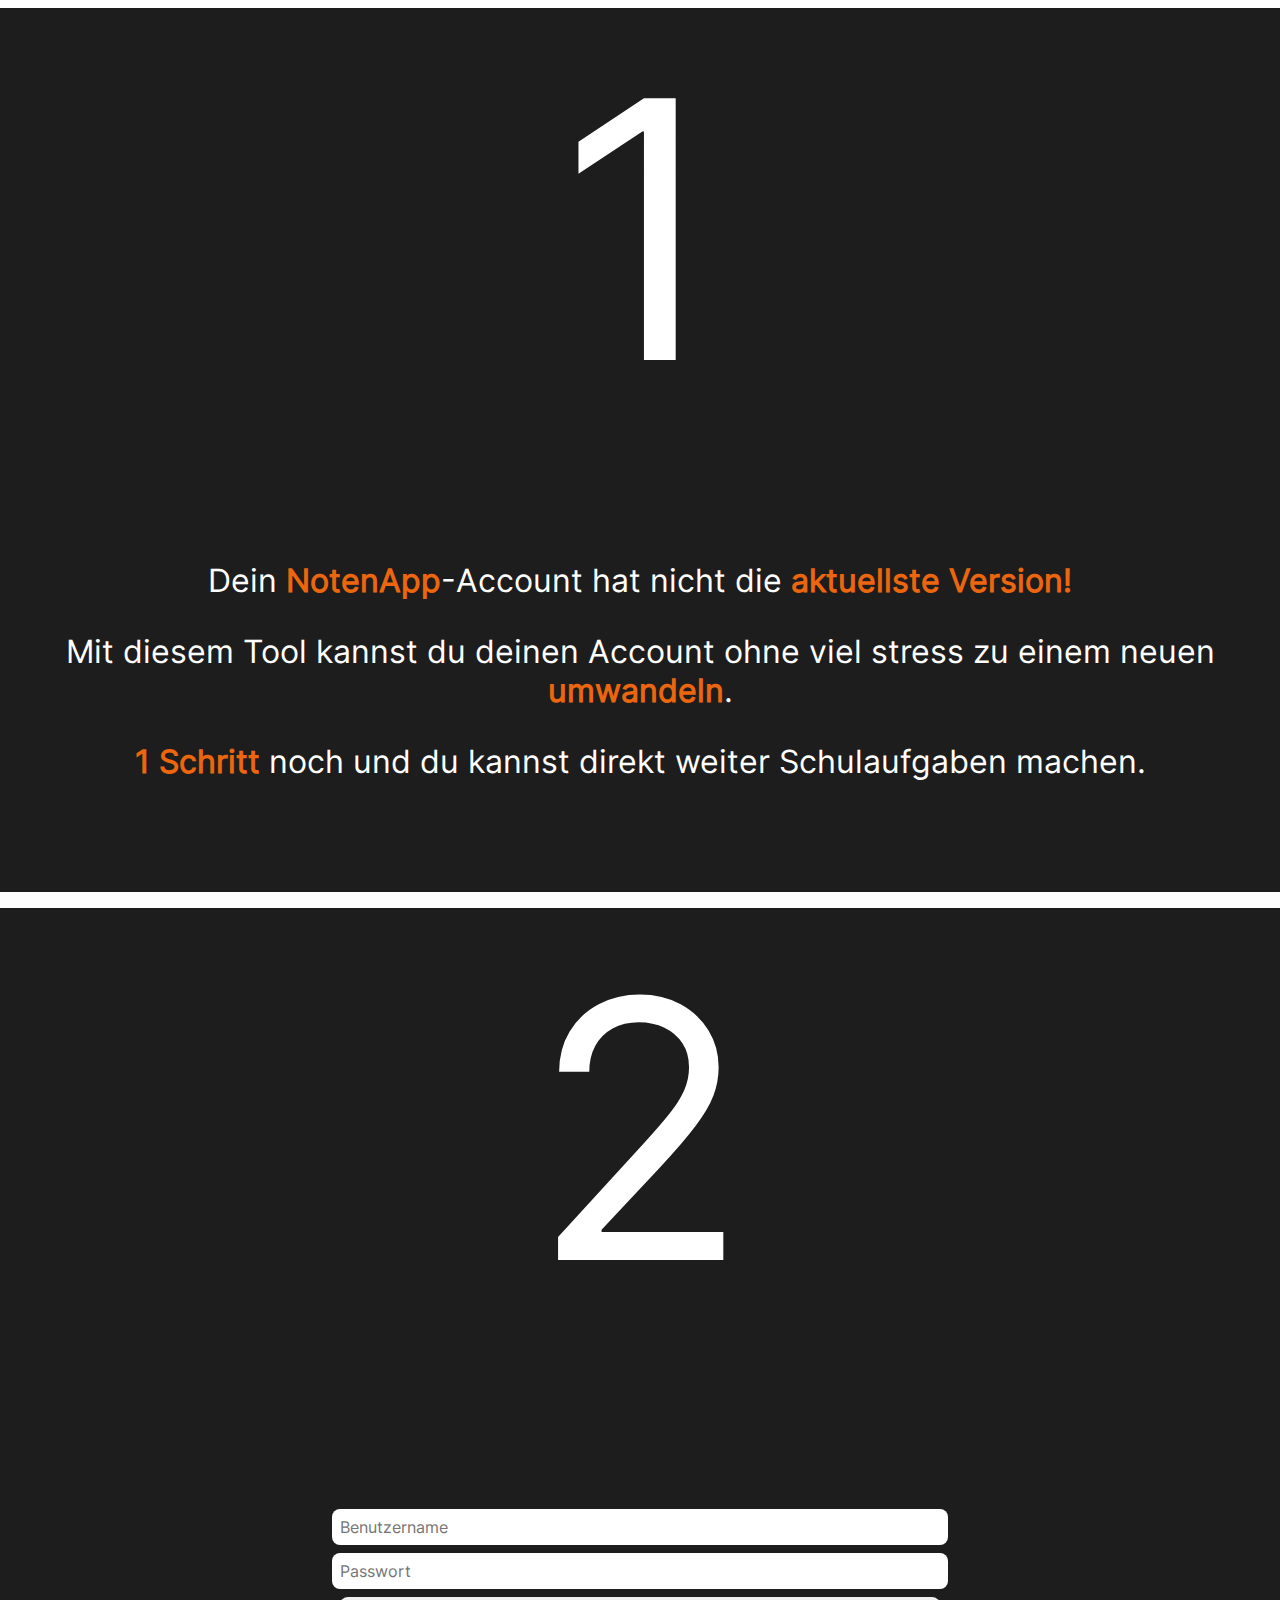
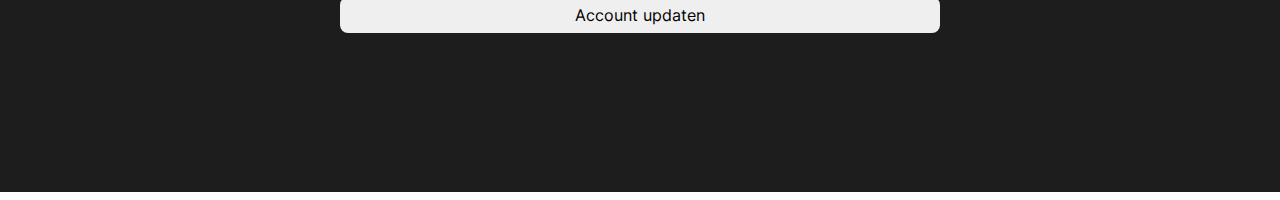
<file: version_updater/index.html>
<!DOCTYPE html>
<html lang="en">

<head>
    <meta charset="UTF-8">
    <meta http-equiv="X-UA-Compatible" content="IE=edge">
    <meta name="viewport" content="width=device-width, initial-scale=1.0">
    <title>Document</title>
    <link rel="stylesheet" href="/res/css/fonts.css">
    <link rel="stylesheet" href="/res/fontawesome/css/regular.css">
    <link rel="stylesheet" href="./style.css">
</head>

<body>
    <main>
        <section id="s1">
            <div class="section_top">1</div>
            <div class="section_bottom" id="first_note">
                <div>
                    <p>Dein <strong>NotenApp</strong>-Account hat nicht die <strong>aktuellste Version!</strong></p>
                    <p>Mit diesem Tool kannst du deinen Account ohne viel stress zu einem neuen <strong>umwandeln</strong>.</p>
                    <p><strong>1 Schritt</strong> noch und du kannst direkt weiter Schulaufgaben machen.</p>
                </div>
            </div>
        </section>
        <section id="s2">
            <div class="section_top">2</div>
            <div class="section_bottom">
                <form action="./update.php" method="POST">
                    <input type="text" name="username" id="username" placeholder="Benutzername">
                    <input type="password" name="password" id="password" placeholder="Passwort">
                    <input type="submit" value="Account updaten">
                </form>
            </div>
        </section>
    </main>
</body>

</html>
</file>
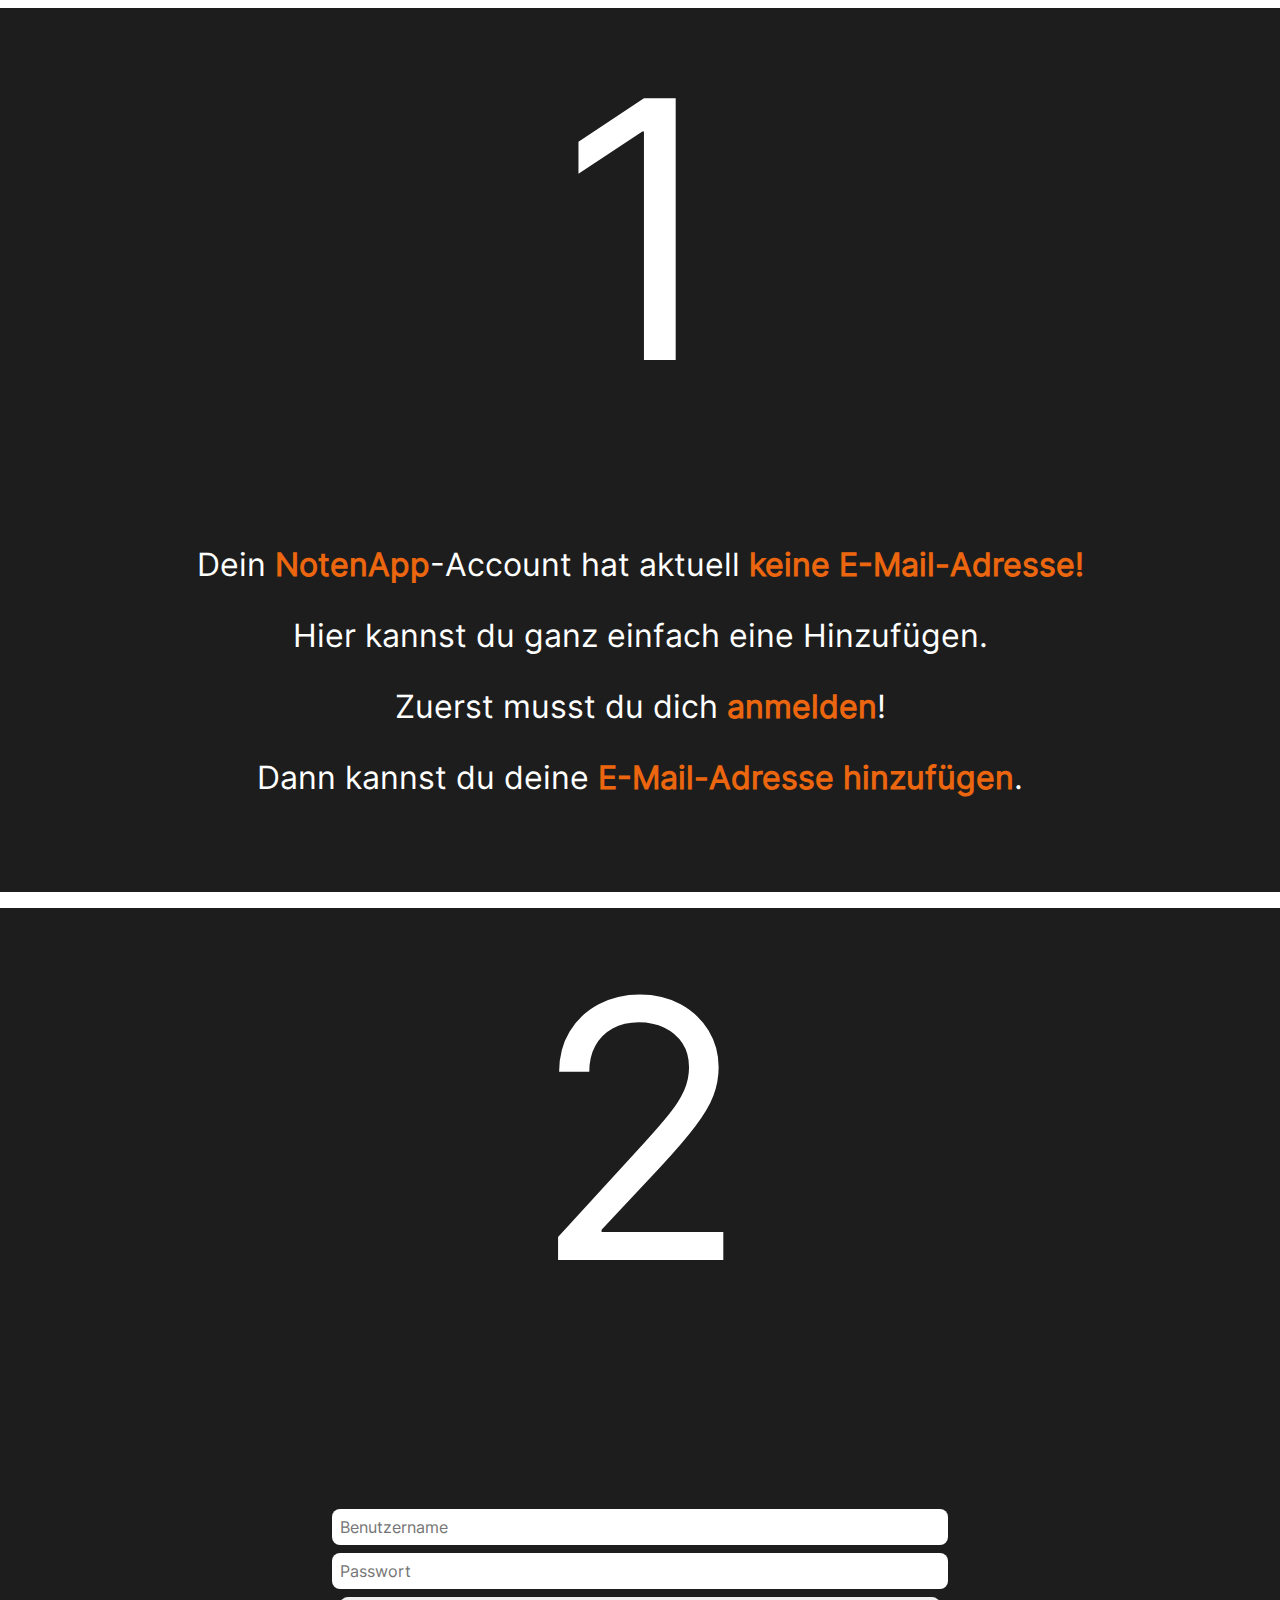
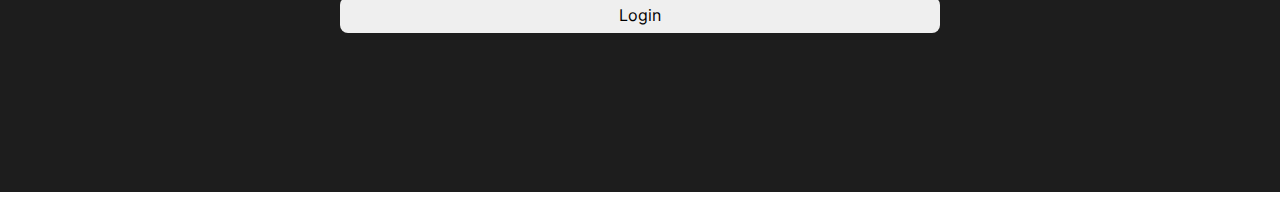
<file: email/add/index.html>
<!DOCTYPE html>
<html lang="en">

<head>
    <meta charset="UTF-8">
    <meta http-equiv="X-UA-Compatible" content="IE=edge">
    <meta name="viewport" content="width=device-width, initial-scale=1.0">
    <title>Add E-Mail-Adress | Noten-App </title>
    <link rel="stylesheet" href="/res/css/fonts.css">
    <link rel="stylesheet" href="/res/fontawesome/css/regular.css">
    <link rel="stylesheet" href="./style.css">
    <link rel="apple-touch-icon" sizes="180x180" href="/res/img/apple-touch-icon.png">
    <link rel="icon" type="image/png" sizes="32x32" href="/res/img/favicon-32x32.png">
    <link rel="icon" type="image/png" sizes="16x16" href="/res/img/favicon-16x16.png">
    <link rel="mask-icon" href="/res/img/safari-pinned-tab.svg" color="#eb660e">
    <link rel="shortcut icon" href="/res/img/favicon.ico">
    <meta name="apple-mobile-web-app-title" content="Noten-App">
    <meta name="application-name" content="Noten-App">
    <meta name="msapplication-TileColor" content="#282c36">
    <meta name="msapplication-TileImage" content="/res/img/mstile-144x144.png">
    <meta name="theme-color" content="#ffffff">
</head>

<body>
    <main>
        <section id="s1">
            <div class="section_top">1</div>
            <div class="section_bottom" id="first_note">
                <div>
                    <p>Dein <strong>NotenApp</strong>-Account hat aktuell <strong>keine E-Mail-Adresse!</strong></p>
                    <p>Hier kannst du ganz einfach eine Hinzufügen.</p>
                    <p>Zuerst musst du dich <strong>anmelden</strong>!</p>
                    <p>Dann kannst du deine <strong>E-Mail-Adresse hinzufügen</strong>.</p>
                </div>
            </div>
        </section>
        <section id="s2">
            <div class="section_top">2</div>
            <div class="section_bottom">
                <div class="form" id="userForm">
                    <input type="text" name="username" id="username" placeholder="Benutzername" required>
                    <input type="password" name="password" id="password" placeholder="Passwort" required>
                    <input type="submit" value="Login" onclick="login();">
                </div>
                <div class="form" id="eMailForm">
                    <input type="email" name="email" id="email" placeholder="E-Mail">
                    <input type="submit" value="Add E-Mail-Adress" onclick="addEmail();">
                </div>
                <div id="alreadySet">
                    <p>The E-Mail is <strong>already set.</strong></p>
                    <p>Please <a href="../edit/"><strong>click here</strong> to <strong>edit</strong> your E-Mail</a>.</p>
                </div>
                <div id="wrongPass">
                    <p>The Password is <strong>wrong</strong> or the <strong>Account doesn't exist</strong>.</p>
                    <p>If you <strong>forgot your Password</strong> and have no E-Mail in your Account, please <strong>open a Support Ticket</strong>!</p>
                </div>
            </div>
        </section>
    </main>
    <script src="/res/js/jquery/jquery-3.6.1.min.js"></script>
    <script src="/res/js/scroll-steps.js"></script>
    <script src="./script.js"></script>
</body>

</html>
</file>
<file: res/css/fonts.css>
/* inter (regular - latin) */

@font-face {
    font-family: 'Inter';
    font-style: normal;
    font-weight: 400;
    src: url('/res/fonts/inter-v12-latin-regular.eot');
    src: local(''), url('/res/fonts/inter-v12-latin-regular.eot?#iefix') format('embedded-opentype'), /* IE6-IE8 */
    url('/res/fonts/inter-v12-latin-regular.woff2') format('woff2'), /* Super Modern Browsers */
    url('/res/fonts/inter-v12-latin-regular.woff') format('woff'), /* Modern Browsers */
    url('/res/fonts/inter-v12-latin-regular.ttf') format('truetype'), /* Safari, Android, iOS */
    url('/res/fonts/inter-v12-latin-regular.svg#Inter') format('svg');
}


/* dosis (800 - latin) */

@font-face {
    font-family: 'Dosis';
    font-style: normal;
    font-weight: 800;
    src: url('/res/fonts/dosis-v27-latin-800.eot');
    src: local(''), url('/res/fonts/dosis-v27-latin-800.eot?#iefix') format('embedded-opentype'), /* IE6-IE8 */
    url('/res/fonts/dosis-v27-latin-800.woff2') format('woff2'), /* Super Modern Browsers */
    url('/res/fonts/dosis-v27-latin-800.woff') format('woff'), /* Modern Browsers */
    url('/res/fonts/dosis-v27-latin-800.ttf') format('truetype'), /* Safari, Android, iOS */
    url('/res/fonts/dosis-v27-latin-800.svg#Dosis') format('svg');
}


/* ubuntu (500 - latin) */

@font-face {
    font-family: 'Ubuntu';
    font-style: normal;
    font-weight: 500;
    src: url('/res/fonts/ubuntu-v20-latin-500.eot');
    src: local(''), url('/res/fonts/ubuntu-v20-latin-500.eot?#iefix') format('embedded-opentype'), /* IE6-IE8 */
    url('/res/fonts/ubuntu-v20-latin-500.woff2') format('woff2'), /* Super Modern Browsers */
    url('/res/fonts/ubuntu-v20-latin-500.woff') format('woff'), /* Modern Browsers */
    url('/res/fonts/ubuntu-v20-latin-500.ttf') format('truetype'), /* Safari, Android, iOS */
    url('/res/fonts/ubuntu-v20-latin-500.svg#Ubuntu') format('svg');
}
</file>
<file: version_updater/style.css>
body,
html {
    margin: 0;
    outline: 0;
}

* {
    font-family: Inter, sans-serif;
}

main {
    background-color: #1D1D1D;
    color: #fff;
}

section {
    height: calc(100vh - 1rem);
    display: grid;
    grid-template-columns: 1fr;
    grid-template-rows: 1fr 1fr;
    gap: 0px 0px;
    grid-auto-flow: row;
    grid-template-areas: "section_top" "section_bottom";
    border-top: 0.5rem #fff solid;
    border-bottom: 0.5rem #fff solid;
}

.section_top {
    grid-area: section_top;
    font-size: 40vh;
    display: grid;
    place-items: center;
}

.section_bottom {
    grid-area: section_bottom;
    display: grid;
    place-items: center;
}

#first_note {
    text-align: center;
    font-size: 2rem;
}

strong {
    color: #eb660e;
}

form {
    min-width: min(80vw, 600px);
    max-width: 600px;
    display: grid;
    place-items: center;
}

input {
    display: block;
    width: 100%;
    border: 0;
    font-size: 1rem;
    padding: 0.5rem;
    margin: 0.25rem;
    border-radius: 0.5rem;
    transition: 0.25s;
}

input[type="submit"] {
    cursor: pointer;
}

input[type="submit"]:hover {
    background-color: #eb660e;
}
</file>
<file: email/add/style.css>
body,
html {
    margin: 0;
    outline: 0;
}

* {
    font-family: Inter, sans-serif;
}

main {
    background-color: #1D1D1D;
    color: #fff;
}

section {
    height: calc(100vh - 1rem);
    display: grid;
    grid-template-columns: 1fr;
    grid-template-rows: 1fr 1fr;
    gap: 0px 0px;
    grid-auto-flow: row;
    grid-template-areas: "section_top" "section_bottom";
    border-top: 0.5rem #fff solid;
    border-bottom: 0.5rem #fff solid;
}

.section_top {
    grid-area: section_top;
    font-size: 40vh;
    display: grid;
    place-items: center;
}

.section_bottom {
    grid-area: section_bottom;
    display: grid;
    place-items: center;
}

#first_note {
    text-align: center;
    font-size: 2rem;
}

strong {
    color: #eb660e;
}

form,
.form {
    min-width: min(80vw, 600px);
    max-width: 600px;
    display: grid;
    place-items: center;
}

input {
    display: block;
    width: 100%;
    border: 0;
    font-size: 1rem;
    padding: 0.5rem;
    margin: 0.25rem;
    border-radius: 0.5rem;
    transition: 0.25s;
}

input[type="submit"] {
    cursor: pointer;
}

input[type="submit"]:hover {
    background-color: #eb660e;
}

#eMailForm,
#alreadySet,
#wrongPass {
    display: none;
}

a {
    color: #ffffff;
}

a:hover {
    color: #eb660e;
}

p {
    text-align: center;
}
</file>
<file: res/fontawesome/css/regular.css>
/*!
 * Font Awesome Free 6.2.1 by @fontawesome - https://fontawesome.com
 * License - https://fontawesome.com/license/free (Icons: CC BY 4.0, Fonts: SIL OFL 1.1, Code: MIT License)
 * Copyright 2022 Fonticons, Inc.
 */
:root, :host {
  --fa-style-family-classic: 'Font Awesome 6 Free';
  --fa-font-regular: normal 400 1em/1 'Font Awesome 6 Free'; }

@font-face {
  font-family: 'Font Awesome 6 Free';
  font-style: normal;
  font-weight: 400;
  font-display: block;
  src: url("../webfonts/fa-regular-400.woff2") format("woff2"), url("../webfonts/fa-regular-400.ttf") format("truetype"); }

.far,
.fa-regular {
  font-weight: 400; }
</file>
